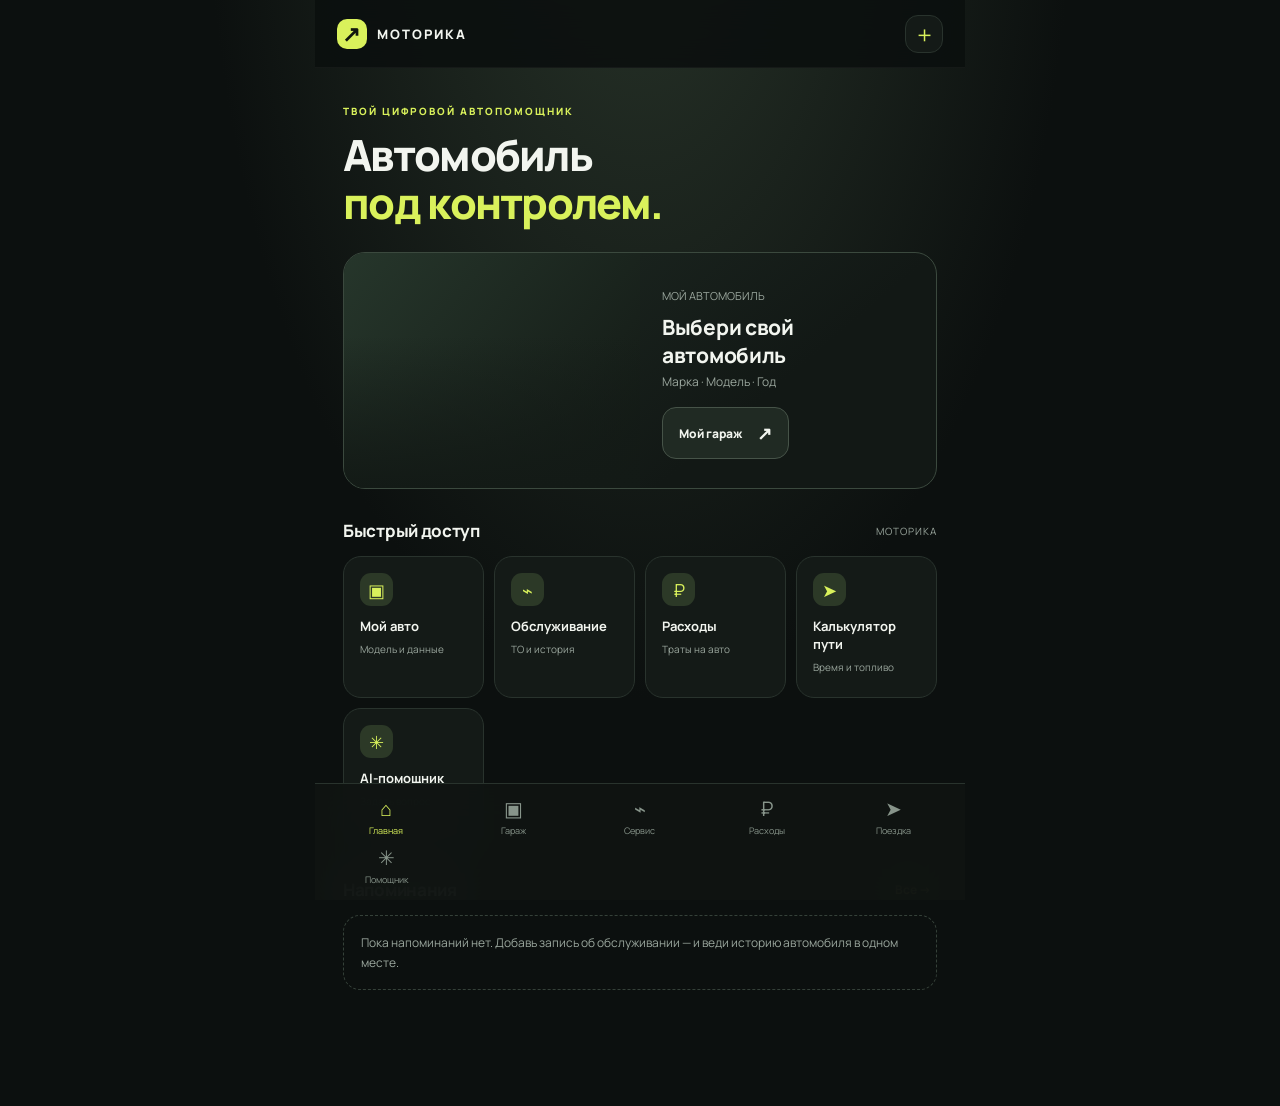
<file: app/index.html>
<!doctype html>
<html lang="ru">
<head>
  <meta charset="utf-8">
  <meta name="viewport" content="width=device-width, initial-scale=1, viewport-fit=cover">
  <meta name="theme-color" content="#101412">
  <meta name="apple-mobile-web-app-capable" content="yes">
  <meta name="apple-mobile-web-app-status-bar-style" content="black-translucent">
  <meta name="apple-mobile-web-app-title" content="Моторика">
  <meta name="description" content="Твой цифровой помощник автомобилиста">
  <link rel="manifest" href="manifest.webmanifest">
  <link rel="apple-touch-icon" href="icon-192.png">
  <link rel="stylesheet" href="style.css">
  <title>Моторика — авто-помощник</title>
</head>
<body>
  <div class="app-shell">
    <header class="topbar">
      <a class="brand" href="#" aria-label="Моторика — главная" data-page="home">
        <span class="brand-mark">↗</span><span>МОТОРИКА</span>
      </a>
      <button class="icon-btn" id="install-help" aria-label="Как установить">＋</button>
    </header>

    <main id="app">
      <section class="page active" id="page-home">
        <div class="eyebrow">ТВОЙ ЦИФРОВОЙ АВТОПОМОЩНИК</div>
        <h1>Автомобиль<br><span>под контролем.</span></h1>
        <div class="vehicle-card hero-card">
          <div class="vehicle-photo" id="hero-photo" role="img" aria-label="Автомобиль"></div>
          <div class="vehicle-info">
            <span class="muted small">МОЙ АВТОМОБИЛЬ</span>
            <h2 id="hero-name">Выбери свой автомобиль</h2>
            <p class="muted" id="hero-meta">Марка · Модель · Год</p>
            <button class="btn btn-outline" data-page="garage">Мой гараж <span>↗</span></button>
          </div>
        </div>
        <div class="section-heading"><h2>Быстрый доступ</h2><span class="muted">МОТОРИКА</span></div>
        <div class="quick-grid">
          <button class="quick-card" data-page="garage"><span class="quick-icon">▣</span><b>Мой авто</b><small>Модель и данные</small></button>
          <button class="quick-card" data-page="service"><span class="quick-icon">⌁</span><b>Обслуживание</b><small>ТО и история</small></button>
          <button class="quick-card" data-page="expenses"><span class="quick-icon">₽</span><b>Расходы</b><small>Траты на авто</small></button>
          <button class="quick-card" data-page="trip"><span class="quick-icon">➤</span><b>Калькулятор пути</b><small>Время и топливо</small></button>
          <button class="quick-card" data-page="assistant"><span class="quick-icon">✳</span><b>AI-помощник</b><small>Задать вопрос</small></button>
        </div>
        <div class="section-heading"><h2>Напоминания</h2><button class="text-btn" data-page="service">Все →</button></div>
        <div id="home-reminders" class="empty-state">Пока напоминаний нет. Добавь запись об обслуживании — и веди историю автомобиля в одном месте.</div>
      </section>

      <section class="page" id="page-garage">
        <div class="eyebrow">ТВОЙ ГАРАЖ</div><h1>Выбери <span>автомобиль.</span></h1>
        <p class="muted intro">Найди марку и модель, а затем укажи год и двигатель. Выбор сохраняется на этом устройстве.</p>
        <label class="field-label" for="car-search">Поиск марки или модели</label>
        <input id="car-search" class="field" placeholder="Например, BMW 3 Series" autocomplete="off">
        <div id="brand-filters" class="chips"></div>
        <div id="car-list" class="car-list"></div>
        <div id="car-config" class="panel hidden">
          <div class="section-heading"><h2 id="config-title">Настройка автомобиля</h2><button class="text-btn" id="close-config">Закрыть ×</button></div>
          <label class="field-label" for="car-year">Год выпуска</label>
          <select id="car-year" class="field"></select>
          <label class="field-label" for="car-engine">Тип двигателя</label>
          <select id="car-engine" class="field">
            <option>Бензин</option><option>Дизель</option><option>Газ / бензин</option><option>Гибрид</option><option>Электро</option>
          </select>
          <label class="field-label" for="car-mileage">Пробег, км (необязательно)</label>
          <input id="car-mileage" class="field" type="number" min="0" placeholder="Например, 47000">
          <button id="save-car" class="btn btn-primary full">Сохранить автомобиль <span>→</span></button>
        </div>
      </section>

      <section class="page" id="page-service">
        <div class="eyebrow">ИСТОРИЯ АВТОМОБИЛЯ</div><h1>Сервис и <span>уход.</span></h1>
        <p class="muted intro">Записывай обслуживание и отмечай важные работы, чтобы ничего не забыть.</p>
        <div class="panel">
          <h2>Добавить запись</h2>
          <label class="field-label" for="service-type">Что делали?</label>
          <select id="service-type" class="field"><option>Замена масла</option><option>Фильтры</option><option>Тормоза</option><option>Шины</option><option>Подвеска</option><option>Ремонт двигателя</option><option>Другое</option></select>
          <div class="form-row">
            <div><label class="field-label" for="service-date">Дата</label><input id="service-date" class="field" type="date"></div>
            <div><label class="field-label" for="service-cost">Стоимость, ₽</label><input id="service-cost" class="field" type="number" min="0" placeholder="0"></div>
          </div>
          <label class="field-label" for="service-note">Комментарий</label><input id="service-note" class="field" placeholder="Пробег, детали, мастер…">
          <button id="add-service" class="btn btn-primary full">Добавить запись <span>＋</span></button>
        </div>
        <div class="section-heading"><h2>История работ</h2><span id="service-count" class="muted">0 записей</span></div>
        <div id="service-list" class="stack"></div>
      </section>

      <section class="page" id="page-expenses">
        <div class="eyebrow">ФИНАНСЫ АВТОМОБИЛЯ</div><h1>Держи расходы <span>на виду.</span></h1>
        <div class="stats-grid">
          <div class="stat-card"><small>ВСЕГО ЗАПИСАНО</small><strong id="total-expenses">0 ₽</strong><span class="muted">по истории обслуживания</span></div>
          <div class="stat-card"><small>ЗАПИСЕЙ</small><strong id="total-records">0</strong><span class="muted">в сервисной истории</span></div>
        </div>
        <div class="panel">
          <h2>Калькулятор топлива</h2>
          <p class="muted small">Прикинь стоимость поездки. Расчёт работает прямо на устройстве.</p>
          <label class="field-label" for="fuel-distance">Расстояние, км</label><input id="fuel-distance" class="field" type="number" min="0" value="100">
          <div class="form-row">
            <div><label class="field-label" for="fuel-consumption">Расход, л/100 км</label><input id="fuel-consumption" class="field" type="number" min="0" step="0.1" value="8"></div>
            <div><label class="field-label" for="fuel-price">Цена, ₽/л</label><input id="fuel-price" class="field" type="number" min="0" step="0.1" value="60"></div>
          </div>
          <div class="fuel-result"><small>ПРИМЕРНАЯ СТОИМОСТЬ ПОЕЗДКИ</small><strong id="fuel-result">480 ₽</strong></div>
          <button id="calc-fuel" class="btn btn-outline full">Пересчитать ↻</button>
        </div>
      </section>

      <section class="page" id="page-trip">
        <div class="eyebrow">ПЛАНИРОВАНИЕ ПОЕЗДКИ</div><h1>Сколько <span>сожжём?</span></h1>
        <p class="muted intro">Оценим время в пути, топливо и стоимость с учётом выбранного автомобиля, скорости и режима движения.</p>
        <div class="panel">
          <div class="section-heading" style="margin-top:0"><h2>Параметры поездки</h2><span class="muted">РАСЧЁТ</span></div>
          <div class="vehicle-mini" id="trip-car-summary">Автомобиль не выбран — сначала выбери машину в гараже.</div>
          <label class="field-label" for="trip-distance">Расстояние, км</label><input id="trip-distance" class="field" type="number" min="1" value="120">
          <div class="form-row">
            <div><label class="field-label" for="trip-speed">Средняя скорость, км/ч</label><input id="trip-speed" class="field" type="number" min="10" max="160" value="80"></div>
            <div><label class="field-label" for="trip-fuel-price">Цена топлива, ₽/л</label><input id="trip-fuel-price" class="field" type="number" min="0" step="0.1" value="60"></div>
          </div>
          <label class="field-label" for="trip-style">Условия движения</label>
          <select id="trip-style" class="field">
            <option value="city">Город, пробки и разгоны</option>
            <option value="mixed" selected>Смешанный режим</option>
            <option value="highway">Трасса, ровное движение</option>
          </select>
          <label class="field-label" for="trip-load">Нагрузка</label>
          <select id="trip-load" class="field"><option value="light">Водитель, небольшой багаж</option><option value="normal" selected>2–3 человека / обычный багаж</option><option value="heavy">Полная загрузка / кондиционер</option></select>
          <div class="divider-line"></div>
          <label class="field-label" for="trip-consumption">Базовый расход выбранной машины, л/100 км</label>
          <input id="trip-consumption" class="field" type="number" min="1" max="40" step="0.1" value="8.0">
          <p class="hint">Базовое значение можно поправить. Позже подключим справочные данные производителя по конкретному двигателю и коробке передач.</p>
          <button id="calculate-trip" class="btn btn-primary full">Рассчитать поездку <span>→</span></button>
        </div>
        <div id="trip-results" class="trip-results hidden">
          <div class="trip-main">
            <small>ПРИМЕРНОЕ ВРЕМЯ В ПУТИ</small><strong id="trip-time">1 ч 30 мин</strong><span id="trip-speed-label">Средняя скорость: 80 км/ч</span>
          </div>
          <div class="trip-result-grid">
            <div class="trip-stat"><small>ТОПЛИВО</small><strong id="trip-litres">9,6 л</strong><span>примерно сгорит</span></div>
            <div class="trip-stat"><small>СТОИМОСТЬ</small><strong id="trip-cost">576 ₽</strong><span>по заданной цене</span></div>
            <div class="trip-stat"><small>РАСХОД</small><strong id="trip-final-consumption">8,0 л</strong><span>на 100 км</span></div>
            <div class="trip-stat"><small>ДИСТАНЦИЯ</small><strong id="trip-distance-result">120 км</strong><span>в одну сторону</span></div>
          </div>
          <div class="panel estimate-note"><b>Как читать результат</b><p id="trip-explanation">Это ориентировочная оценка, не точное измерение ЭБУ.</p></div>
        </div>
      </section>

      <section class="page" id="page-assistant">
        <div class="eyebrow">МОТОРИКА AI</div><h1>Спроси <span>у помощника.</span></h1>
        <p class="muted intro">Пока это демонстрационный интерфейс: он помогает оформить вопрос, но не подключён к настоящей AI-модели.</p>
        <div class="chat-window" id="chat-window">
          <div class="chat-bubble bot"><span class="bot-mark">✳</span><div><b>Моторика</b><p>Привет! Могу помочь сформулировать вопрос об обслуживании, расходе топлива или выборе запчастей. Что разберём?</p></div></div>
        </div>
        <div class="suggestions"><button class="chip" data-question="Как подготовить автомобиль к зиме?">Подготовка к зиме</button><button class="chip" data-question="Как рассчитать расход топлива?">Расход топлива</button><button class="chip" data-question="Что проверить перед дальней поездкой?">Перед поездкой</button></div>
        <form id="chat-form" class="chat-form"><input id="chat-input" class="field" placeholder="Напиши свой вопрос…" autocomplete="off"><button class="send-btn" aria-label="Отправить">↑</button></form>
      </section>
    </main>

    <nav class="bottom-nav" aria-label="Основная навигация">
      <button class="nav-item selected" data-page="home"><span>⌂</span><small>Главная</small></button>
      <button class="nav-item" data-page="garage"><span>▣</span><small>Гараж</small></button>
      <button class="nav-item" data-page="service"><span>⌁</span><small>Сервис</small></button>
      <button class="nav-item" data-page="expenses"><span>₽</span><small>Расходы</small></button>
      <button class="nav-item" data-page="trip"><span>➤</span><small>Поездка</small></button>
      <button class="nav-item" data-page="assistant"><span>✳</span><small>Помощник</small></button>
    </nav>
  </div>
  <div class="toast" id="toast" role="status"></div>
  <script src="app.js"></script>
</body>
</html>
</file>
<file: app/style.css>
@import url('https://fonts.googleapis.com/css2?family=Manrope:wght@400;500;600;700;800&display=swap');
:root{--bg:#0c100f;--panel:#141a17;--panel2:#19211d;--line:#29332d;--text:#f2f5ef;--muted:#9aa69d;--lime:#d9f15b;--lime2:#b7d632;--radius:22px}
*{box-sizing:border-box}html{background:var(--bg);scroll-behavior:smooth}body{margin:0;background:radial-gradient(ellipse at 50% -15%,#29352a 0%,var(--bg) 48%);color:var(--text);font-family:Manrope,-apple-system,BlinkMacSystemFont,"Segoe UI",sans-serif;min-height:100vh}button,input,select{font:inherit}button{cursor:pointer;color:inherit}.app-shell{max-width:650px;margin:0 auto;min-height:100vh;padding-bottom:calc(86px + env(safe-area-inset-bottom))}.topbar{height:68px;padding:0 22px;display:flex;align-items:center;justify-content:space-between;position:sticky;top:0;z-index:5;background:#0c100fe8;backdrop-filter:blur(18px);border-bottom:1px solid #ffffff0a}.brand{display:flex;gap:10px;align-items:center;text-decoration:none;color:var(--text);font-size:13px;font-weight:800;letter-spacing:2px}.brand-mark{width:30px;height:30px;border-radius:10px;background:var(--lime);color:#11160d;display:grid;place-items:center;font-size:22px;font-weight:800}.icon-btn{width:38px;height:38px;border-radius:13px;border:1px solid var(--line);background:var(--panel);font-size:23px;color:var(--lime)}main{padding:24px 18px 28px}.page{display:none;animation:appear .18s ease}.page.active{display:block}@keyframes appear{from{opacity:.5;transform:translateY(4px)}to{opacity:1;transform:none}}.eyebrow{font-size:10px;letter-spacing:2px;font-weight:800;color:var(--lime);margin:6px 0 13px}h1{font-size:clamp(30px,8vw,43px);line-height:1.12;letter-spacing:-1.7px;margin:0 0 20px;font-weight:800}h1 span{color:var(--lime)}h2{font-size:17px;margin:0;font-weight:750;letter-spacing:-.3px}p{line-height:1.55}.muted{color:var(--muted)}.small{font-size:11px}.intro{font-size:13px;margin-top:-8px;margin-bottom:22px}.vehicle-card{background:linear-gradient(140deg,#202c25,#121815 68%);border:1px solid #3b493e;border-radius:var(--radius);overflow:hidden}.hero-card{margin:25px 0 30px}.vehicle-photo{height:190px;background:#202b25 center 48%/cover no-repeat;position:relative}.vehicle-photo:after{content:"";position:absolute;inset:0;background:linear-gradient(0deg,#131a16 0%,transparent 65%)}.vehicle-info{padding:0 18px 19px;position:relative;margin-top:-24px;z-index:1}.vehicle-info h2{font-size:21px;margin:8px 0 4px}.vehicle-info p{font-size:12px;margin:0 0 16px}.btn{border:0;border-radius:14px;padding:13px 16px;font-weight:800;font-size:12px;display:flex;align-items:center;justify-content:space-between;gap:15px}.btn-primary{background:var(--lime);color:#11160d}.btn-outline{background:#202a23;border:1px solid #465348;color:var(--text)}.btn-outline span,.btn-primary span{font-size:18px}.full{width:100%;margin-top:17px}.section-heading{display:flex;align-items:center;justify-content:space-between;margin:28px 0 14px}.section-heading .muted{font-size:10px;letter-spacing:1px}.text-btn{border:0;background:none;color:var(--lime);font-size:12px;font-weight:700}.quick-grid{display:grid;grid-template-columns:repeat(2,minmax(0,1fr));gap:10px}.quick-card{background:var(--panel);border:1px solid var(--line);border-radius:18px;padding:16px;text-align:left;display:flex;flex-direction:column;gap:7px;min-height:124px}.quick-card b{font-size:13px}.quick-card small{font-size:10px;color:var(--muted)}.quick-icon{width:33px;height:33px;border-radius:11px;display:grid;place-items:center;background:#2c3927;color:var(--lime);font-size:18px;margin-bottom:4px}.empty-state{border:1px dashed #354139;border-radius:17px;padding:17px;font-size:12px;color:var(--muted);line-height:1.6}.field-label{display:block;font-size:11px;color:#bdc7bf;margin:14px 0 7px;font-weight:700}.field{display:block;width:100%;min-width:0;background:#111713;border:1px solid #303b33;color:var(--text);border-radius:13px;padding:13px 14px;font-size:13px;outline:none;appearance:none}.field:focus{border-color:var(--lime)}.field::placeholder{color:#657168}.chips{display:flex;gap:8px;overflow:auto;padding:14px 0 7px;scrollbar-width:none}.chip{white-space:nowrap;border:1px solid var(--line);border-radius:999px;padding:9px 13px;background:var(--panel);font-size:11px;color:#c4cdc6}.chip.active{background:var(--lime);color:#10150d;border-color:var(--lime);font-weight:800}.car-list,.stack{display:flex;flex-direction:column;gap:10px;margin-top:14px}.car-option,.record{display:flex;align-items:center;gap:13px;padding:13px;border:1px solid var(--line);border-radius:17px;background:var(--panel);text-align:left;width:100%}.car-thumb{width:88px;height:60px;flex-shrink:0;border-radius:12px;background:#253028 center/cover no-repeat}.car-option b,.record b{display:block;font-size:13px}.car-option small,.record small{display:block;color:var(--muted);font-size:10px;margin-top:5px}.car-option .arrow{margin-left:auto;color:var(--lime);font-size:20px}.panel{background:var(--panel);border:1px solid var(--line);border-radius:20px;padding:17px;margin-top:20px}.panel h2{margin-bottom:7px}.hidden{display:none!important}.form-row{display:grid;grid-template-columns:1fr 1fr;gap:10px}.form-row>div{min-width:0}.form-row .field{padding-left:10px;padding-right:8px}.stats-grid{display:grid;grid-template-columns:1fr 1fr;gap:10px;margin:22px 0}.stat-card{border:1px solid var(--line);background:var(--panel);border-radius:18px;padding:16px}.stat-card small,.fuel-result small{display:block;font-size:9px;color:var(--muted);letter-spacing:1px;font-weight:800}.stat-card strong{display:block;font-size:24px;letter-spacing:-1px;margin:13px 0 5px;color:var(--lime)}.stat-card span{font-size:10px}.fuel-result{border:1px solid #3b4b30;background:#202a1d;border-radius:14px;padding:15px;margin-top:16px}.fuel-result strong{display:block;color:var(--lime);font-size:27px;margin-top:6px}.record-icon{width:38px;height:38px;display:grid;place-items:center;background:#2a3726;border-radius:12px;color:var(--lime);flex-shrink:0}.record-info{flex:1;min-width:0}.record-price{font-weight:800;color:var(--lime);font-size:12px}.delete-btn{border:0;background:none;color:#8b9990;font-size:18px;padding:8px}.chat-window{display:flex;flex-direction:column;gap:12px;min-height:240px;padding:14px 0}.chat-bubble{display:flex;gap:10px;max-width:95%;font-size:12px;line-height:1.6}.chat-bubble p{margin:6px 0 0}.chat-bubble b{font-size:12px}.bot-mark{width:29px;height:29px;border-radius:10px;background:var(--lime);color:#111;display:grid;place-items:center;flex-shrink:0}.chat-bubble.user{align-self:flex-end;background:#344127;border:1px solid #596b35;padding:12px 14px;border-radius:16px 16px 4px 16px}.chat-bubble.bot{background:var(--panel);border:1px solid var(--line);padding:13px;border-radius:4px 16px 16px 16px}.suggestions{display:flex;gap:7px;overflow:auto;padding:4px 0 14px;scrollbar-width:none}.suggestions .chip{font-size:10px}.chat-form{display:flex;gap:8px;align-items:center;position:sticky;bottom:90px}.chat-form .field{border-radius:15px}.send-btn{width:46px;height:46px;flex-shrink:0;border:0;border-radius:15px;background:var(--lime);color:#10150d;font-size:24px;font-weight:800}.bottom-nav{position:fixed;bottom:0;left:50%;transform:translateX(-50%);width:min(100%,650px);padding:9px 8px calc(9px + env(safe-area-inset-bottom));display:grid;grid-template-columns:repeat(5,1fr);background:#101512f2;border-top:1px solid #29332d;backdrop-filter:blur(20px);z-index:10}.nav-item{border:0;background:none;color:#87948a;display:flex;align-items:center;flex-direction:column;gap:4px;padding:5px 0}.nav-item span{font-size:20px;line-height:22px}.nav-item small{font-size:9px}.nav-item.selected{color:var(--lime)}.toast{position:fixed;bottom:100px;left:50%;transform:translate(-50%,15px);opacity:0;pointer-events:none;background:#e0f36e;color:#11180c;padding:12px 17px;border-radius:13px;font-size:12px;font-weight:800;z-index:20;transition:.2s;max-width:90%;text-align:center}.toast.show{opacity:1;transform:translate(-50%,0)}@media(min-width:600px){main{padding:30px 28px}.hero-card{display:grid;grid-template-columns:1fr 1fr;align-items:center}.vehicle-photo{height:235px}.vehicle-info{margin:0;padding:22px}.quick-grid{grid-template-columns:repeat(4,minmax(0,1fr))}.quick-card{min-height:142px}}

.vehicle-mini{padding:12px 13px;border-radius:13px;background:#202a1d;border:1px solid #39472d;color:var(--lime);font-size:12px;line-height:1.5;margin:14px 0 7px}.divider-line{height:1px;background:var(--line);margin:20px 0 4px}.hint{font-size:10px;line-height:1.6;color:var(--muted);margin:8px 0}.trip-results{margin-top:17px}.trip-main{background:linear-gradient(130deg,#d9f15b,#b7d632);color:#11170d;border-radius:21px;padding:22px}.trip-main small{display:block;font-size:9px;letter-spacing:1.2px;font-weight:800}.trip-main strong{display:block;font-size:34px;letter-spacing:-1.5px;margin:7px 0}.trip-main span{font-size:11px}.trip-result-grid{display:grid;grid-template-columns:1fr 1fr;gap:10px;margin-top:10px}.trip-stat{border:1px solid var(--line);background:var(--panel);border-radius:17px;padding:15px}.trip-stat small{display:block;font-size:9px;letter-spacing:1px;color:var(--muted);font-weight:800}.trip-stat strong{display:block;font-size:23px;color:var(--lime);margin:10px 0 4px;letter-spacing:-.7px}.trip-stat span{font-size:10px;color:var(--muted)}.estimate-note{font-size:12px;line-height:1.6}.estimate-note b{color:var(--lime)}.estimate-note p{margin:7px 0 0;color:var(--muted)}
</file>
